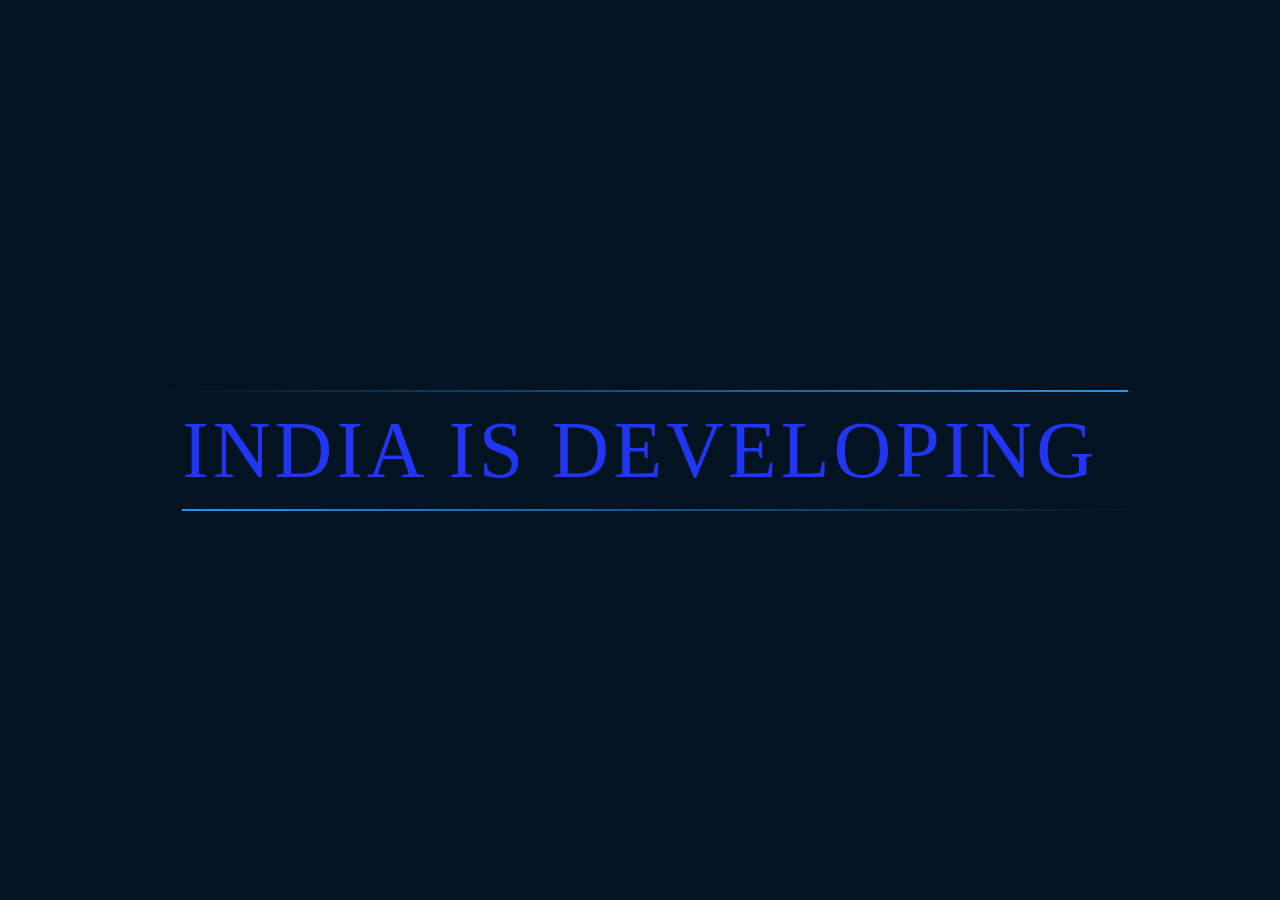
<file: index.html>
<!DOCTYPE html>
<html lang="en">
<head>
    <meta charset="UTF-8">
    <meta name="viewport" content="width=device-width, initial-scale=1.0">
    <link rel="stylesheet" href="css/style.css">
    <title>Indian Ranger</title>
</head>
<body>

    <a href="#">
        <span></span>
        <span></span>
        <span></span>
        <span></span>
        India Is Developing
    </a>   

    <script>
        setTimeout(function(){
           window.location.href = 'loader.html';
        }, 5000);
     </script>

</body>
</html>
</file>
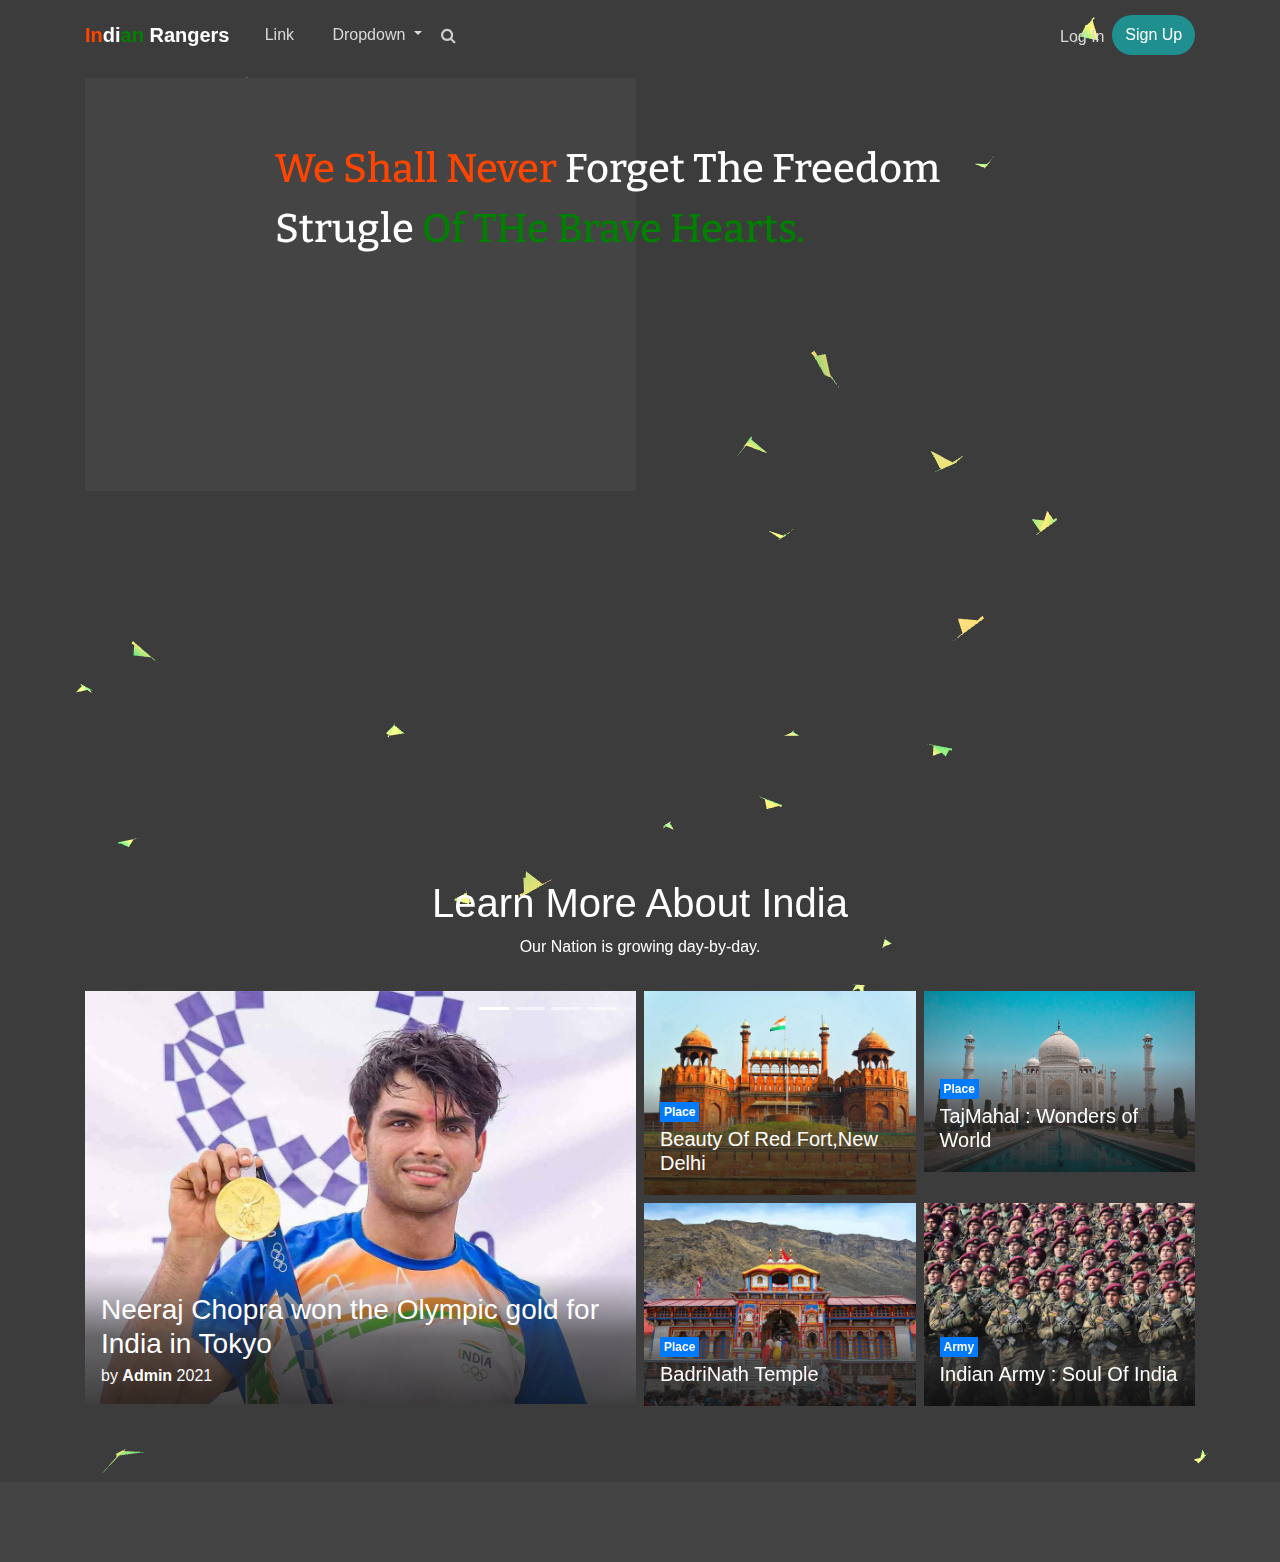
<file: home.html>
<!DOCTYPE html>
<html>

<head>
    <meta charset="utf-8">
    <meta name="viewport" content="width=device-width, initial-scale=1.0">
    <title>Indian Ranger</title>
    <link rel="stylesheet" href="https://cdnjs.cloudflare.com/ajax/libs/twitter-bootstrap/4.1.3/css/bootstrap.min.css">
    <link rel="stylesheet" href="https://cdnjs.cloudflare.com/ajax/libs/font-awesome/4.7.0/css/font-awesome.min.css">
    <link rel="stylesheet" href="https://fonts.googleapis.com/css?family=Bitter:400,700">
    <link rel="stylesheet" href="css/homestyle.css">
</head>

<body>
    <div class="main" id="main">
    <div >
        <div class="header-dark">
            <nav class="navbar navbar-dark navbar-expand-md navigation-clean-search">
                <div class="container"><a class="navbar-brand" href="#"><span style="color:orangered;">In</span>di<span style="color:green;">an</span> Rangers</a><button class="navbar-toggler" data-toggle="collapse" data-target="#navcol-1"><span class="sr-only">Toggle navigation</span><span class="navbar-toggler-icon"></span></button>
                    <div class="collapse navbar-collapse"
                        id="navcol-1">
                        <ul class="nav navbar-nav">
                            <li class="nav-item" role="presentation"><a class="nav-link" href="#">Link</a></li>
                            <li class="dropdown"><a class="dropdown-toggle nav-link dropdown-toggle" data-toggle="dropdown" aria-expanded="false" href="#">Dropdown </a>
                                <div class="dropdown-menu" role="menu"><a class="dropdown-item" role="presentation" href="#">First Item</a><a class="dropdown-item" role="presentation" href="#">Second Item</a><a class="dropdown-item" role="presentation" href="#">Third Item</a></div>
                            </li>
                        </ul>
                        <form class="form-inline mr-auto" target="_self">
                            <div class="form-group"><label for="search-field"><i class="fa fa-search"></i></label><input class="form-control search-field" type="search" name="search" id="search-field"></div>
                        </form><span class="navbar-text"><a href="#" class="login">Log In</a></span><a class="btn btn-light action-button" role="button" href="#">Sign Up</a></div>
                </div>
            </nav>
            <div class="container hero">
                <div class="row">
                    <div class="col-md-8 offset-md-2">
                        <h1 class="text-center">            <h1><span style="color:orangered;">We Shall Never</span> <span style="color:white;">Forget The Freedom Strugle</span> <span style="color:green;">Of THe Brave Hearts.</span></h1>
                    </h1>
                    <iframe width="671" height="427" src="https://www.youtube.com/embed/lO0F9tcSipc" title="YouTube video player" frameborder="0" allow="accelerometer; autoplay; clipboard-write; encrypted-media; gyroscope; picture-in-picture" allowfullscreen></iframe>
                    </div>
                </div>
            </div>
        </div>
    </div>

    

<div class="container" >
    <div class="row mb-2">
        <div class="col-12 text-center pt-3">
            <h1> <span style="color:white;">Learn More About India</span> </h1>
            <p style="color: white;">Our Nation is growing day-by-day.</p>
        </div>
    </div>
    
    <!--Start code-->
    <div class="row">
        <div class="col-12 pb-5">
            <!--SECTION START-->
            <section class="row">
                <!--Start slider news-->
                <div class="col-12 col-md-6 pb-0 pb-md-3 pt-2 pr-md-1">
                    <div id="featured" class="carousel slide carousel" data-ride="carousel">
                        <!--dots navigate-->
                        <ol class="carousel-indicators top-indicator">
                            <li data-target="#featured" data-slide-to="0" class="active"></li>
                            <li data-target="#featured" data-slide-to="1"></li>
                            <li data-target="#featured" data-slide-to="2"></li>
                            <li data-target="#featured" data-slide-to="3"></li>
                        </ol>
                        
                        <!--carousel inner-->
                        <div class="carousel-inner">
                            <!--Item slider-->
                            <div class="carousel-item active">
                                <div class="card border-0 rounded-0 text-light overflow zoom">
                                    <div class="position-relative">
                                        <!--thumbnail img-->
                                        <div class="ratio_left-cover-1 image-wrapper">
                                            <a href="#">
                                                <img class="img-fluid w-100"
                                                     src="img/img1.jpg"
                                                     alt="#">
                                            </a>
                                        </div>
                                        <div class="position-absolute p-2 p-lg-3 b-0 w-100 bg-shadow">
                                            <!--title-->
                                            <a href="#">
                                                <h2 class="h3 post-title text-white my-1">Neeraj Chopra won the Olympic gold for India in Tokyo</h2>
                                            </a>
                                            <!-- meta title -->
                                            <div class="news-meta">
                                                <span class="news-author">by <a class="text-white font-weight-bold" href="#">Admin</a></span>
                                                <span class="news-date">2021</span>
                                            </div>
                                        </div>
                                    </div>
                                </div>
                            </div>
                            
                           
                            <!--Item slider-->
                            <div class="carousel-item">
                                <div class="card border-0 rounded-0 text-light overflow zoom">
                                    <div class="position-relative">
                                        <!--thumbnail img-->
                                        <div class="ratio_left-cover-1 image-wrapper">
                                            <a href="#">
                                                <img class="img-fluid w-100"
                                                     src="img/img3.jpg"
                                                     alt="">
                                            </a>
                                        </div>
                                        <div class="position-absolute p-2 p-lg-3 b-0 w-100 bg-shadow">
                                            <!--title-->
                                            <a href="#">
                                                <h2 class="h3 post-title text-white my-1">Kamala Harris had a brief taste of the U.S. presidency</h2>
                                            </a>
                                            <!-- meta title -->
                                            <div class="news-meta">
                                                <span class="news-author">by <a class="text-white font-weight-bold" href="#">Admin</a></span>
                                                <span class="news-date">2021</span>
                                            </div>
                                        </div>
                                    </div>
                                </div>
                            </div>
                            
                        </div>
                        <!--end carousel inner-->
                    </div>
                    
                    <!--navigation-->
                    <a class="carousel-control-prev" href="#featured" role="button" data-slide="prev">
                        <span class="carousel-control-prev-icon" aria-hidden="true"></span>
                        <span class="sr-only">Previous</span>
                    </a>
                    <a class="carousel-control-next" href="#featured" role="button" data-slide="next">
                        <span class="carousel-control-next-icon" aria-hidden="true"></span>
                        <span class="sr-only">Next</span>
                    </a>
                </div>
                <!--End slider news-->
                
                <!--Start box news-->
                <div class="col-12 col-md-6 pt-2 pl-md-1 mb-3 mb-lg-4">
                    <div class="row">
                        <!--news box-->
                        <div class="col-6 pb-1 pt-0 pr-1">
                            <div class="card border-0 rounded-0 text-white overflow zoom">
                                <div class="position-relative">
                                    <!--thumbnail img-->
                                    <div class="ratio_right-cover-2 image-wrapper">
                                        <a href="#">
                                            <img class="img-fluid"
                                                 src="img/l1.jpg"
                                                 alt="">
                                        </a>
                                    </div>
                                    <div class="position-absolute p-2 p-lg-3 b-0 w-100 bg-shadow">
                                        <!-- category -->
                                        <a class="p-1 badge badge-primary rounded-0" href="#">Place</a>

                                        <!--title-->
                                        <a href="#">
                                            <h2 class="h5 text-white my-1">Beauty Of Red Fort,New Delhi</h2>
                                        </a>
                                    </div>
                                </div>
                            </div>
                        </div>
                        
                        <!--news box-->
                        <div class="col-6 pb-1 pl-1 pt-0">
                            <div class="card border-0 rounded-0 text-white overflow zoom">
                                <div class="position-relative">
                                    <!--thumbnail img-->
                                    <div class="ratio_right-cover-2 image-wrapper">
                                        <a href="#">
                                            <img class="img-fluid"
                                                 src="img/l2.jpg"
                                                 alt="">
                                        </a>
                                    </div>
                                    <div class="position-absolute p-2 p-lg-3 b-0 w-100 bg-shadow">
                                        <!-- category -->
                                        <a class="p-1 badge badge-primary rounded-0" href="#">Place</a>
                                        <!--title-->
                                        <a href="#">
                                            <h2 class="h5 text-white my-1">TajMahal : Wonders of World</h2>
                                        </a>
                                    </div>
                                </div>
                            </div>
                        </div>
                        
                        <!--news box-->
                        <div class="col-6 pb-1 pr-1 pt-1">
                            <div class="card border-0 rounded-0 text-white overflow zoom">
                                <div class="position-relative">
                                    <!--thumbnail img-->
                                    <div class="ratio_right-cover-2 image-wrapper">
                                        <a href="#">
                                            <img class="img-fluid"
                                                 src="img/l3.jpeg"
                                                 alt="">
                                        </a>
                                    </div>
                                    <div class="position-absolute p-2 p-lg-3 b-0 w-100 bg-shadow">
                                        <!-- category -->
                                        <a class="p-1 badge badge-primary rounded-0" href="#">Place</a>
                                        <!--title-->
                                        <a href="#">
                                            <h2 class="h5 text-white my-1">BadriNath Temple</h2>
                                        </a>
                                    </div>
                                </div>
                            </div>
                        </div>
                        
                        <!--news box-->
                        <div class="col-6 pb-1 pl-1 pt-1">
                            <div class="card border-0 rounded-0 text-white overflow zoom">
                                <div class="position-relative">
                                    <!--thumbnail img-->
                                    <div class="ratio_right-cover-2 image-wrapper">
                                        <a href="#">
                                            <img class="img-fluid"
                                                 src="img/l4.jpg"
                                                 alt="blog website templates bootstrap">
                                        </a>
                                    </div>
                                    <div class="position-absolute p-2 p-lg-3 b-0 w-100 bg-shadow">
                                        <!-- category -->
                                        <a class="p-1 badge badge-primary rounded-0" href="#">Army</a>
                                        <!--title-->
                                        <a href="#">
                                            <h2 class="h5 text-white my-1">Indian Army : Soul Of India</h2>
                                        </a>
                                    </div>
                                </div>
                            </div>
                        </div>
                        <!--end news box-->
                    </div>
                </div>
                <!--End box news-->
            </section>
            <!--END SECTION-->
        </div>
    </div>
    <!--end code-->
</div>
</div>


<script src="js/three.min.js"></script>
<script src="js/vanta.birds.min.js"></script>
<script>
VANTA.BIRDS({
  el: "#main",
  mouseControls: true,
  touchControls: true,
  gyroControls: false,
  minHeight: 200.00,
  minWidth: 200.00,
  scale: 1.00,
  scaleMobile: 1.00,
  backgroundColor: 0x3c3c3c,
  color1: 0x1ebe4d,
  color2: 0xff0000,
  quantity: 3.00
})
</script>
    <script src="https://cdnjs.cloudflare.com/ajax/libs/jquery/3.2.1/jquery.min.js"></script>
    <script src="https://cdnjs.cloudflare.com/ajax/libs/twitter-bootstrap/4.1.3/js/bootstrap.bundle.min.js"></script>
</body>

</html>
</file>
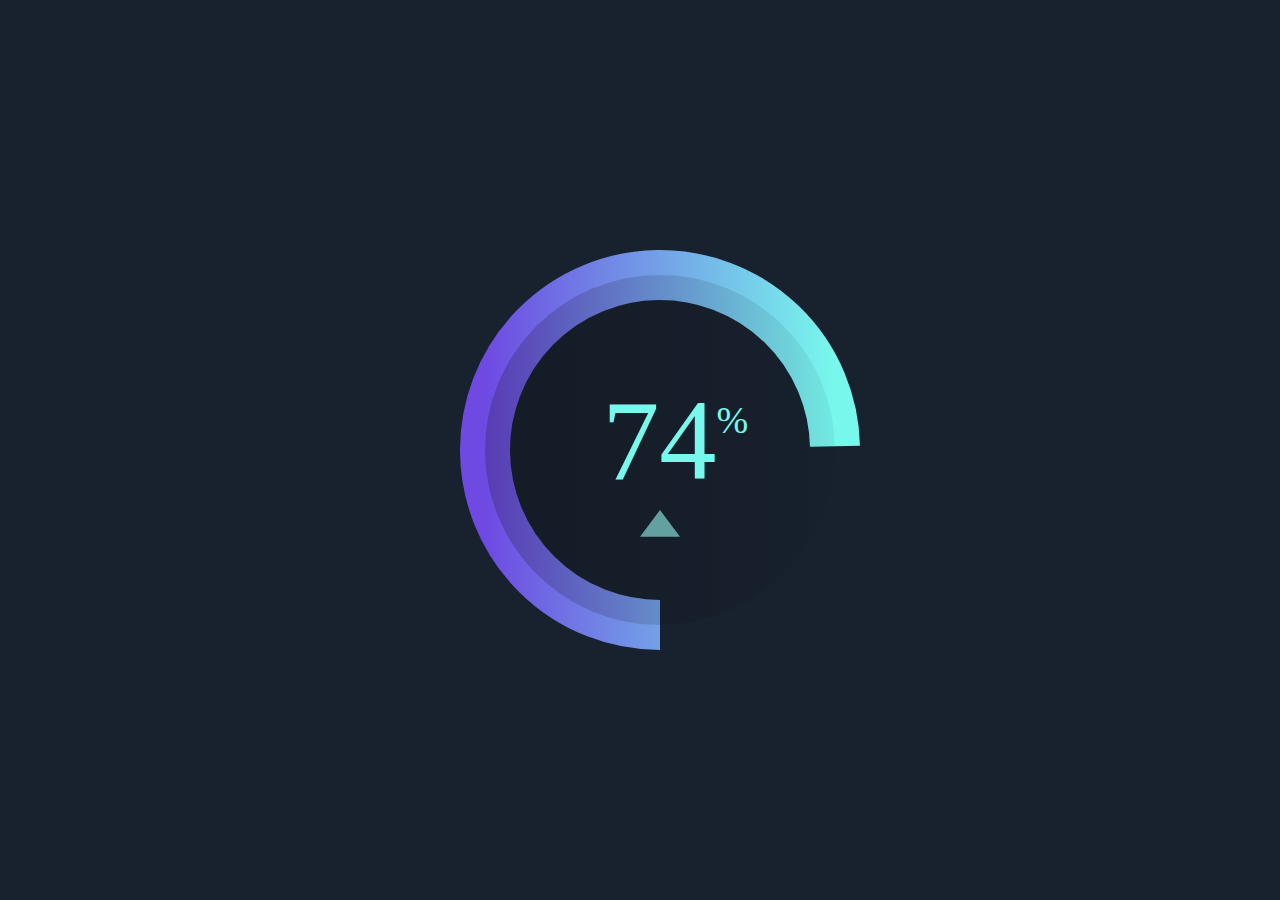
<file: loader.html>
<!DOCTYPE html>
<html lang="en">
<head>
    <meta charset="UTF-8">
    <meta name="viewport" content="width=device-width, initial-scale=1.0">
    <link rel="stylesheet" href="css/loaderstyle.css">
    <title>Indian Ranger</title>
</head>
<body>

    <div class="wrapper">
        <div class="container chart" data-size="400" data-value="100" data-arrow="up">
        </div>
    </div>  

    <script src="js/loaderjs.js "></script>
    <script>
        setTimeout(function(){
           window.location.href = 'home.html';
        }, 3000);
     </script>
</body>
</html>
</file>
<file: css/style.css>
body{

    margin: 0;
    padding: 0;
    display: flex;
    justify-content: center;
    align-items: center;
    min-height: 100vh;
    background: #031321;
    font-family: consolas;
}

a{
    position: relative;
    display: inline-block;
    padding: 15px 30px;
    color: #2136f3;
    text-transform: uppercase;
    letter-spacing: 4px;
    text-decoration: none;
    font-size: 80px;
    overflow: hidden;
    transition: 0.2s;
}

a:hover{
    color: #255784;
    background: #2196f3;
    box-shadow: 0 0 10px #2196f3, 0 0 40px #2196f3, 0 0 80px #2196f3;
    transition-delay: 0.8s;
}

a span{
    position: absolute;
    display: block;
}


a span:nth-child(1){
    top: 0;
    left: 0;
    width: 100%;
    height: 2px;
    background: linear-gradient(90deg, transparent, #2196f3);
}

a:hover span:nth-child(1){
    left: 100%;
    transition: 0.8s;
}

a span:nth-child(3){
    bottom: 0;
    right: -100;
    width: 100%;
    height: 2px;
    background: linear-gradient(270deg, transparent, #2196f3);
}

a:hover span:nth-child(3){
    left: 100%;
    transition: 0.8s;
    transition-delay: 0.5s;
}

a span:nth-child(2){
    top: -100%;
    right: 0;
    width: 2px;
    height: 100%;
    background: linear-gradient(180deg, transparent, #2196f3);
}

a:hover span:nth-child(2){
    top: 100%;
    transition: 0.8s;
    transition-delay: 0.25s;
}

a span:nth-child(4){
    bottom: -100%;
    left: 0;
    width: 2px;
    height: 100%;
    background: linear-gradient(360deg, transparent, #2196f3);
}

a:hover span:nth-child(4){
    bottom: 100%;
    transition: 0.8s;
    transition-delay: 0.75s;
}
</file>
<file: css/homestyle.css>
@media (min-width:768px) {
    .header-dark {
      padding-bottom:120px;
    }
  }
  
  .header-dark .navbar {
    background:transparent;
    padding-top:0;
    padding-bottom:0;
    color:#fff;
    border-radius:0;
    box-shadow:none;
    border:none;
  }
  
  @media (min-width:768px) {
    .header-dark .navbar {
      padding-top:.75rem;
      padding-bottom:.75rem;
    }
  }
  
  .header-dark .navbar .navbar-brand {
    font-weight:bold;
    color:inherit;
  }
  
  .header-dark .navbar .navbar-brand:hover {
    color:#f0f0f0;
  }
  
  .header-dark .navbar .navbar-collapse span {
    margin-top:5px;
  }
  
  .header-dark .navbar .navbar-collapse span .login {
    color:#d9d9d9;
    margin-right:.5rem;
    text-decoration:none;
  }
  
  .header-dark .navbar .navbar-collapse span .login:hover {
    color:#fff;
  }
  
  .header-dark .navbar .navbar-toggler {
    border-color:#747474;
  }
  
  .header-dark .navbar .navbar-toggler:hover, .header-dark .navbar-toggler:focus {
    background:none;
  }
  
  .header-dark .navbar .navbar-toggler {
    color:#eee;
  }
  
  .header-dark .navbar .navbar-collapse, .header-dark .navbar .form-inline {
    border-color:#636363;
  }
  
  @media (min-width: 992px) {
    .header-dark .navbar.navbar .navbar-nav .nav-link {
      padding-left:1.2rem;
      padding-right:1.2rem;
    }
  }
  
  .header-dark .navbar.navbar-dark .navbar-nav .nav-link {
    color:#d9d9d9;
  }
  
  .header-dark .navbar.navbar-dark .navbar-nav .nav-link:focus, .header-dark .navbar.navbar-dark .navbar-nav .nav-link:hover {
    color:#fcfeff !important;
    background-color:transparent;
  }
  
  .header-dark .navbar .navbar-nav > li > .dropdown-menu {
    margin-top:-5px;
    box-shadow:0 4px 8px rgba(0,0,0,.1);
    background-color:#fff;
    border-radius:2px;
  }
  
  .header-dark .navbar .dropdown-menu .dropdown-item:focus, .header-dark .navbar .dropdown-menu .dropdown-item {
    line-height:2;
    font-size:14px;
    color:#37434d;
  }
  
  .header-dark .navbar .dropdown-menu .dropdown-item:focus, .header-dark .navbar .dropdown-menu .drodown-item:hover {
    background:#ebeff1;
  }
  
  .header-dark .navbar .action-button, .header-dark .navbar .action-button:active {
    background:#208f8f;
    border-radius:20px;
    font-size:inherit;
    color:#fff;
    box-shadow:none;
    border:none;
    text-shadow:none;
    padding:.5rem .8rem;
    transition:background-color 0.25s;
  }
  
  .header-dark .navbar .action-button:hover {
    background:#269d9d;
  }
  
  .header-dark .navbar .form-inline label {
    color:#ccc;
  }
  
  .header-dark .navbar .form-inline .search-field {
    display:inline-block;
    width:80%;
    background:none;
    border:none;
    border-bottom:1px solid transparent;
    border-radius:0;
    color:#ccc;
    box-shadow:none;
    color:inherit;
    transition:border-bottom-color 0.3s;
  }
  
  .header-dark .navbar .form-inline .search-field:focus {
    border-bottom:1px solid #ccc;
  }
  
  .header-dark .hero {
    margin-top:60px;
  }
  
  @media (min-width:768px) {
    .header-dark .hero {
      margin-top:20px;
    }
  }
  
  .header-dark .hero h1 {
    color:#fff;
    font-family:'Bitter', serif;
    font-size:40px;
    margin-top:20px;
    margin-bottom:80px;
  }
  
  @media (min-width:768px) {
    .header-dark .hero h1 {
      margin-bottom:50px;
      line-height:1.5;
    }
  }
  
  .header-dark .hero .embed-responsive iframe {
    background-color:#666;
  }

  .b-0 {
    bottom: 0;
}
.bg-shadow {
    background: rgba(76, 76, 76, 0);
    background: -webkit-gradient(left top, left bottom, color-stop(0%, rgba(179, 171, 171, 0)), color-stop(49%, rgba(48, 48, 48, 0.37)), color-stop(100%, rgba(19, 19, 19, 0.8)));
    background: linear-gradient(to bottom, rgba(179, 171, 171, 0) 0%, rgba(48, 48, 48, 0.71) 49%, rgba(19, 19, 19, 0.8) 100%);
    filter: progid:DXImageTransform.Microsoft.gradient( startColorstr='#4c4c4c', endColorstr='#131313', GradientType=0 );
}
.top-indicator {
    right: 0;
    top: 1rem;
    bottom: inherit;
    left: inherit;
    margin-right: 1rem;
}
.overflow {
    position: relative;
    overflow: hidden;
}
.zoom img {
    transition: all 0.2s linear;
}
.zoom:hover img {
    -webkit-transform: scale(1.1);
    transform: scale(1.1);
}.b-0 {
    bottom: 0;
}
.bg-shadow {
    background: rgba(76, 76, 76, 0);
    background: -webkit-gradient(left top, left bottom, color-stop(0%, rgba(179, 171, 171, 0)), color-stop(49%, rgba(48, 48, 48, 0.37)), color-stop(100%, rgba(19, 19, 19, 0.8)));
    background: linear-gradient(to bottom, rgba(179, 171, 171, 0) 0%, rgba(48, 48, 48, 0.71) 49%, rgba(19, 19, 19, 0.8) 100%);
    filter: progid:DXImageTransform.Microsoft.gradient( startColorstr='#4c4c4c', endColorstr='#131313', GradientType=0 );
}
.top-indicator {
    right: 0;
    top: 1rem;
    bottom: inherit;
    left: inherit;
    margin-right: 1rem;
}
.overflow {
    position: relative;
    overflow: hidden;
}
.zoom img {
    transition: all 0.2s linear;
}
.zoom:hover img {
    -webkit-transform: scale(1.1);
    transform: scale(1.1);
}

body{
    background:url('https://cdn.pixabay.com/photo/2015/10/12/14/59/milky-way-984050_960_720.jpg') #444;
    background-size:cover;
    padding-bottom:80px;
    
}
</file>
<file: css/loaderstyle.css>
body {
	background: #18222F;
}

.wrapper {
	position: absolute;
	width: 400px;
	height: 400px;
	margin: auto;
	top: 0;
	bottom: 0;
	left: 0;
	right: 0;
	display: flex;
	flex-direction: row;
}

.container {
	flex: 1;
	padding: 0 20px;
}
</file>
